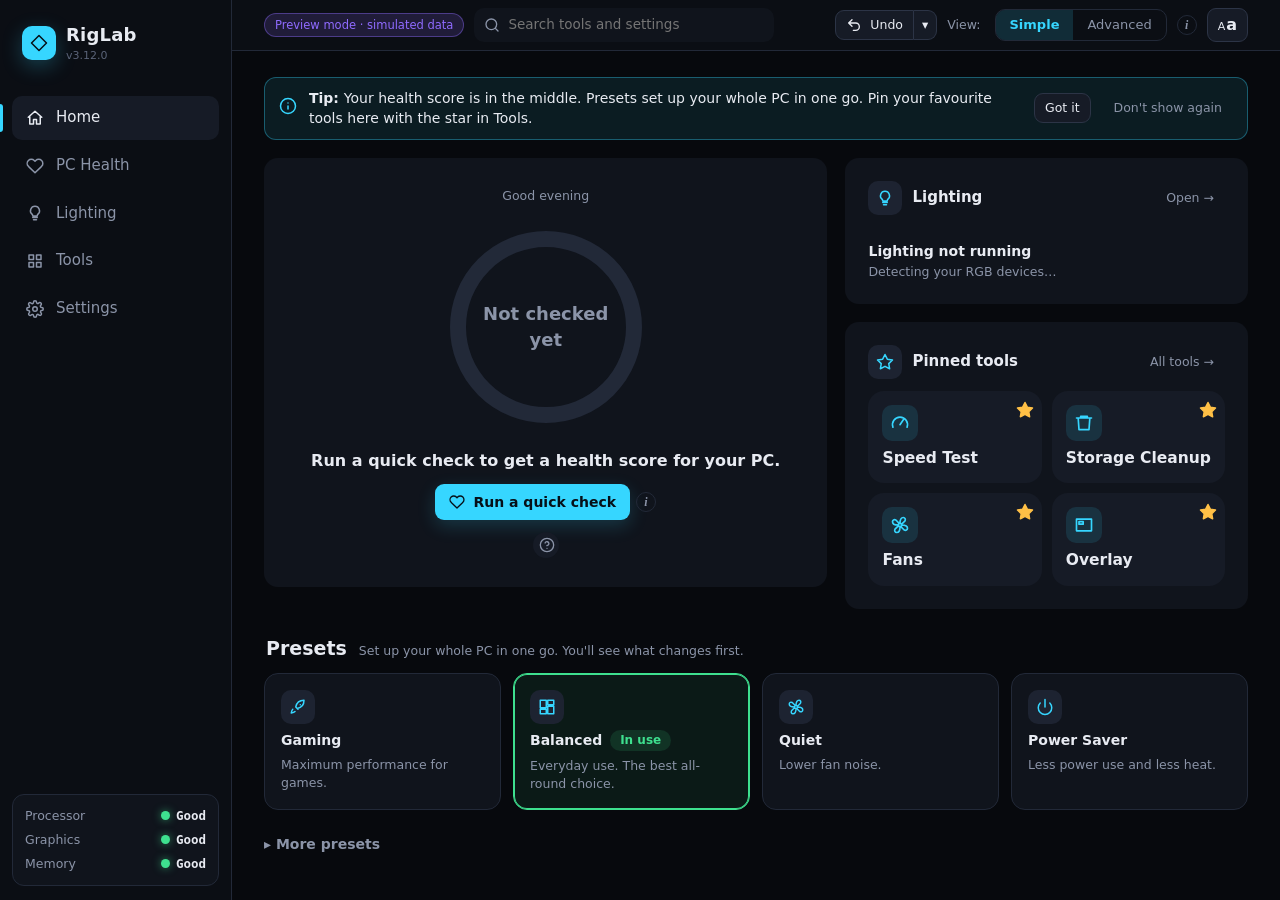
<file: riglab/web/index.html>
<!DOCTYPE html>
<html lang="en">
<head>
<meta charset="utf-8">
<meta name="viewport" content="width=device-width, initial-scale=1">
<title>RigLab</title>
<link rel="stylesheet" href="app.css">
<script>
/* apply the saved theme before anything is drawn (no flash of the wrong theme) */
try { const t = JSON.parse(localStorage.getItem("riglab.theme") || "{}"); const m = t.theme === "system" ? (matchMedia("(prefers-color-scheme: light)").matches ? "light" : "dark") : (t.theme || "dark");
  document.documentElement.dataset.theme = m; document.documentElement.dataset.accent = t.accent || "cyan";
  if (t.text_scale) document.documentElement.style.setProperty("--zoom", t.text_scale); } catch (e) { document.documentElement.dataset.theme = "dark"; }
</script>
</head>
<body>
<script src="js/ui.js"></script>
<script src="js/gauge.js"></script>
<script src="js/explain_data.js"></script>
<script src="js/features.js"></script>
<script src="js/simple.js"></script>
<script src="js/demo.js"></script>
<script src="js/app.js"></script>
<script src="js/pages_home.js"></script>
<script src="js/pages_monitor.js"></script>
<script src="js/pages_tests.js"></script>
<script src="js/fx.js"></script>
<script src="js/pages_lighting.js"></script>
<script src="js/ledmap.js"></script>
<script src="js/pages_cooling.js"></script>
<script src="js/pages_system.js"></script>
<script src="js/pages_gputune.js"></script>
<script src="js/pages_oc.js"></script>
<script src="js/pages_crash.js"></script>
<script src="js/pages_history.js"></script>
<script src="js/pages_extras.js"></script>
<script src="js/pages_net.js"></script>
<script src="js/pages_overlay.js"></script>
<script src="js/tour.js"></script>
</body>
</html>
</file>
<file: riglab/web/app.css>
/* RigLab interface. Colours live in variables: dark is the default, [data-theme=light] and [data-accent=…] re-theme everything. */
:root {
  --bg: #07090d;
  --bg-2: #0b0e14;
  --panel: #10141c;
  --panel-2: #161b26;
  --panel-3: #1d2331;
  --line: #222938;
  --line-2: #2c3446;
  --text: #e8ebf2;
  --muted: #8b94a8;
  --faint: #5a6378;
  --accent: #36d6ff;
  --accent-2: #8f6bff;
  --accent-grad: var(--accent);          /* 3.12: one accent colour per theme (no two-colour gradients) */
  --accent-rgb: 54, 214, 255;
  --accent-2-rgb: 143, 107, 255;
  --on-accent: #061018;
  --good-rgb: 62, 224, 143;
  --warn-rgb: 255, 192, 70;
  --bad-rgb: 255, 92, 108;
  --bad-text: #ffb3bb;
  --card-glow: 0 0 0 1px rgba(var(--accent-rgb), .25);
  color-scheme: dark;
  --good: #3ee08f;
  --warn: #ffc046;
  --bad: #ff5c6c;
  --radius: 14px;
  --radius-s: 9px;
  --shadow: 0 10px 30px rgba(0, 0, 0, .35);
  --font: "Segoe UI Variable Text", "Segoe UI", Inter, system-ui, sans-serif;
  --mono: "Cascadia Mono", Consolas, ui-monospace, monospace;
}

* { box-sizing: border-box; }
html, body { margin: 0; height: 100%; background: var(--bg); color: var(--text); font: 14px/1.45 var(--font);
  -webkit-font-smoothing: antialiased; overflow: hidden; user-select: none; }
button, input, select { font: inherit; color: inherit; }
::-webkit-scrollbar { width: 10px; height: 10px; }
::-webkit-scrollbar-thumb { background: var(--line-2); border-radius: 10px; border: 2px solid var(--bg); }
::-webkit-scrollbar-track { background: transparent; }

/* ---------------------------------------------------------------- shell */
.shell { display: grid; grid-template-columns: 232px 1fr; height: calc(100vh / var(--zoom, 1)); }
.sidebar { background: var(--bg-2); border-right: 1px solid var(--line); display: flex; flex-direction: column; overflow-y: auto; min-height: 0;
  padding: 18px 12px 14px; gap: 2px; }
.brand { display: flex; align-items: center; gap: 10px; padding: 4px 10px 20px; }
.brand-mark { width: 34px; height: 34px; border-radius: 10px; background: var(--accent-grad); display: grid;
  place-items: center; box-shadow: 0 6px 20px rgba(var(--accent-rgb), .25); }
.brand-mark svg { width: 18px; height: 18px; color: var(--on-accent); }
.brand-name { font-weight: 700; font-size: 18px; letter-spacing: .2px; }
.brand-ver { color: var(--faint); font-size: 11px; }
.nav-label { color: var(--faint); font-size: 11px; text-transform: uppercase; letter-spacing: 1.2px;
  padding: 14px 12px 6px; }
.nav { display: flex; align-items: center; gap: 12px; padding: 9px 12px; border-radius: 10px; cursor: pointer;
  color: var(--muted); transition: background .15s, color .15s; position: relative; }
.nav svg { width: 18px; height: 18px; flex: none; }
.nav:hover { background: var(--panel); color: var(--text); }
.nav.active { background: var(--panel-2); color: var(--text); }
.nav.active::before { content: ""; position: absolute; left: -12px; top: 8px; bottom: 8px; width: 3px;
  border-radius: 0 3px 3px 0; background: var(--accent-grad); }
.nav .dot { margin-left: auto; width: 8px; height: 8px; border-radius: 50%; background: var(--bad);
  box-shadow: 0 0 8px var(--bad); }
.side-foot { margin-top: auto; padding: 12px; border-radius: 12px; background: var(--panel); border: 1px solid var(--line);
  display: grid; gap: 6px; font-size: 12.5px; }
.side-foot .row { display: flex; justify-content: space-between; }
.side-foot .k { color: var(--muted); }
.side-foot .v { font-family: var(--mono); font-weight: 600; }

.content { display: flex; flex-direction: column; min-width: 0; height: calc(100vh / var(--zoom, 1)); }
.topbar { display: flex; align-items: center; gap: 10px; padding: 8px 32px; border-bottom: 1px solid var(--line); background: var(--bg-2); flex: none; min-height: 48px; }
.topbar .demo-tag { position: static; }
.seg.seg-sm button { padding: 6px 14px; font-size: 13px; }
.main { overflow-y: auto; overflow-x: hidden; flex: 1; min-height: 0; }
.page { padding: 26px 32px 40px; max-width: 1500px; margin: 0 auto; animation: fade .25s ease; }
@keyframes fade { from { opacity: 0; transform: translateY(6px); } to { opacity: 1; transform: none; } }
.page-head { display: flex; align-items: flex-end; gap: 16px; margin-bottom: 20px; flex-wrap: wrap; }
.page-head h1 { margin: 0; font-size: 26px; font-weight: 700; letter-spacing: -.2px; }
.page-head p { margin: 4px 0 0; color: var(--muted); max-width: 760px; }
.page-head .actions { margin-left: auto; display: flex; gap: 8px; flex-wrap: wrap; justify-content: flex-end; }

/* ---------------------------------------------------------------- layout helpers */
.grid { display: grid; gap: 16px; }
.g2 { grid-template-columns: repeat(2, minmax(0, 1fr)); }
.g3 { grid-template-columns: repeat(3, minmax(0, 1fr)); }
.g4 { grid-template-columns: repeat(4, minmax(0, 1fr)); }
.row { display: flex; align-items: center; gap: 10px; }
.row.wrap { flex-wrap: wrap; }
.spacer { flex: 1; }
.stack { display: grid; gap: 10px; }
.mt { margin-top: 16px; }
.muted { color: var(--muted); }
.faint { color: var(--faint); }
.small { font-size: 12.5px; }
.mono { font-family: var(--mono); }
.hide { display: none !important; }

/* ---------------------------------------------------------------- cards */
.card { background: var(--panel); border: 1px solid transparent; border-radius: var(--radius); padding: 22px; position: relative; }
.card.flush { padding: 0; overflow: hidden; }
.card h3 { margin: 0 0 4px; font-size: 15px; font-weight: 650; display: flex; align-items: center; gap: 8px; }
.card h3 svg { width: 16px; height: 16px; color: var(--accent); }
.card .sub { color: var(--muted); font-size: 12.5px; margin-bottom: 12px; }
.card-head { display: flex; align-items: center; gap: 10px; margin-bottom: 12px; }
.card-head h3 { margin: 0; }
.card-head .spacer + * { margin-left: auto; }
.glow { box-shadow: 0 0 0 1px rgba(var(--accent-rgb), .25), 0 10px 40px rgba(var(--accent-rgb), .08); }

/* ---------------------------------------------------------------- buttons & inputs */
.btn { display: inline-flex; align-items: center; gap: 8px; padding: 8px 14px; border-radius: var(--radius-s);
  background: var(--panel-2); border: 1px solid var(--line-2); cursor: pointer; transition: .15s; white-space: nowrap; }
.btn:hover { border-color: var(--accent); background: var(--panel-3); }
.btn:disabled { opacity: .45; pointer-events: none; }
.btn svg { width: 16px; height: 16px; }
.btn.primary { background: var(--accent-grad); color: var(--on-accent); border: none; font-weight: 650;
  box-shadow: 0 6px 18px rgba(var(--accent-rgb), .18); }
.btn.primary:hover { filter: brightness(1.08); }
.btn.danger { background: rgba(var(--bad-rgb), .12); border-color: rgba(var(--bad-rgb), .4); color: var(--bad-text); }
.btn.ghost { background: transparent; border-color: transparent; color: var(--muted); }
.btn.ghost:hover { color: var(--text); background: var(--panel-2); }
.btn.big { padding: 12px 22px; font-size: 15px; border-radius: 12px; }
.btn.sm { padding: 5px 10px; font-size: 12.5px; }

input[type=text], input[type=number], select { background: var(--bg-2); border: 1px solid var(--line-2);
  border-radius: var(--radius-s); padding: 8px 10px; outline: none; min-width: 0; }
input[type=text]:focus, input[type=number]:focus, select:focus { border-color: var(--accent); }
select option { background: var(--panel-2); }
.search { position: relative; flex: 1; }
.search input { width: 100%; padding-left: 34px; }
.search svg { position: absolute; left: 10px; top: 50%; translate: 0 -50%; width: 16px; color: var(--faint); }

/* toggle switch */
.switch { position: relative; width: 40px; height: 22px; flex: none; cursor: pointer; }
.switch input { display: none; }
.switch span { position: absolute; inset: 0; border-radius: 22px; background: var(--line-2); transition: .2s; }
.switch span::after { content: ""; position: absolute; width: 16px; height: 16px; left: 3px; top: 3px; border-radius: 50%;
  background: #fff; transition: .2s; }
.switch input:checked + span { background: var(--accent); }
.switch input:checked + span::after { transform: translateX(18px); }
.switch input:disabled + span { opacity: .4; }

/* range slider */
input[type=range] { -webkit-appearance: none; appearance: none; width: 100%; height: 6px; border-radius: 6px;
  background: var(--line-2); outline: none; cursor: pointer; }
input[type=range]::-webkit-slider-thumb { -webkit-appearance: none; width: 18px; height: 18px; border-radius: 50%;
  background: #fff; border: 3px solid var(--accent); box-shadow: 0 2px 8px rgba(0,0,0,.4); }
.slider-row { display: grid; grid-template-columns: 90px 1fr 52px; align-items: center; gap: 12px; }
.slider-row .val { text-align: right; font-family: var(--mono); color: var(--muted); }

/* chips / segmented */
.chips { display: flex; gap: 6px; flex-wrap: wrap; }
.chip { padding: 5px 12px; border-radius: 20px; border: 1px solid var(--line-2); color: var(--muted); cursor: pointer;
  font-size: 12.5px; transition: .15s; }
.chip:hover { color: var(--text); }
.chip.on { background: rgba(var(--accent-rgb), .12); border-color: var(--accent); color: var(--text); }
.pill { white-space: nowrap; display: inline-flex; align-items: center; gap: 6px; padding: 2px 10px; border-radius: 20px; font-size: 12px;
  font-weight: 600; background: var(--panel-3); color: var(--muted); }
.pill.good { background: rgba(var(--good-rgb), .12); color: var(--good); }
.pill.warn { background: rgba(var(--warn-rgb), .12); color: var(--warn); }
.pill.bad { background: rgba(var(--bad-rgb), .12); color: var(--bad); }
.pill.info { background: rgba(var(--accent-rgb), .12); color: var(--accent); }

/* banners */
.banner { display: flex; align-items: center; gap: 14px; padding: 12px 16px; border-radius: 12px; margin-bottom: 16px;
  background: rgba(var(--warn-rgb), .08); border: 1px solid rgba(var(--warn-rgb), .3); }
.banner.bad { background: rgba(var(--bad-rgb), .08); border-color: rgba(var(--bad-rgb), .35); }
.banner.info { background: rgba(var(--accent-rgb), .06); border-color: rgba(var(--accent-rgb), .25); }
.banner.warn { background: rgba(var(--warn-rgb), .08); border-color: rgba(var(--warn-rgb), .35); }
.banner.warn > svg { color: var(--warn); }
.banner.good { background: rgba(var(--good-rgb), .07); border-color: rgba(var(--good-rgb), .3); }
.banner.good > svg { color: var(--good); }
.banner.bad > svg { color: var(--bad); }
.banner svg { width: 20px; height: 20px; flex: none; }
.banner .txt { flex: 1; }
.banner b { font-weight: 650; }

/* ---------------------------------------------------------------- dashboard */
.hero { display: grid; grid-template-columns: 170px 1fr; gap: 18px; align-items: center; }
.hero-name { font-size: 12.5px; color: var(--muted); margin-bottom: 10px; white-space: nowrap; overflow: hidden;
  text-overflow: ellipsis; }
.kv3 { display: grid; grid-template-columns: repeat(3, 1fr); gap: 10px; margin-bottom: 10px; }
.kv { background: var(--bg-2); border: 1px solid var(--line); border-radius: 10px; padding: 9px 12px; }
.kv .k { font-size: 11.5px; color: var(--muted); text-transform: uppercase; letter-spacing: .6px; }
.kv .v { font-size: 19px; font-weight: 650; font-family: var(--mono); margin-top: 2px; white-space: nowrap; }
.kv .v small { font-size: 12px; color: var(--muted); font-weight: 500; margin-left: 2px; }
canvas.spark { width: 100%; height: 54px; display: block; }
canvas.chart { width: 100%; display: block; }
.bar { height: 10px; border-radius: 10px; background: var(--bg-2); overflow: hidden; border: 1px solid var(--line); }
.bar > i { display: block; height: 100%; border-radius: 10px; background: var(--accent-grad); transition: width .6s; }
.stat-big { font-size: 28px; font-weight: 700; font-family: var(--mono); letter-spacing: -.5px; }
.quick { display: grid; grid-template-columns: repeat(auto-fit, minmax(min(100%, 200px), 1fr)); gap: 10px; }
.quick .act { min-width: 0; } .quick .act .btn { flex: 1; min-width: 0; }
.quick .btn { justify-content: flex-start; padding: 12px 14px; }
.fanmini { display: grid; gap: 8px; }
.fanmini .r { display: grid; grid-template-columns: 1fr 70px 46px; gap: 10px; align-items: center; font-size: 13px; }
.fanmini .r .bar { height: 6px; }

/* ---------------------------------------------------------------- tables */
table.t { width: 100%; border-collapse: collapse; }
table.t th { text-align: left; font-size: 11.5px; color: var(--faint); text-transform: uppercase; letter-spacing: .7px;
  font-weight: 600; padding: 8px 12px; border-bottom: 1px solid var(--line); position: sticky; top: 0; background: var(--panel); z-index: 1; }
table.t td { padding: 8px 12px; border-bottom: 1px solid rgba(34, 41, 56, .6); }
table.t tr.click { cursor: pointer; }
table.t tr.click:hover td { background: var(--panel-2); }
table.t tr.sel td { background: rgba(var(--accent-rgb), .07); }
table.t td.num { font-family: var(--mono); text-align: right; white-space: nowrap; }
table.t tr.group td { background: var(--bg-2); font-weight: 650; color: var(--text); padding-top: 12px; font-size: 13px; }
table.t tr.sub td { color: var(--faint); font-size: 11.5px; text-transform: uppercase; letter-spacing: .7px; padding: 8px 12px 4px; border: none; }

.split { display: grid; grid-template-columns: minmax(0, 1.5fr) minmax(320px, 1fr); gap: 16px; align-items: start; }
.scroll-box { max-height: calc(100vh - 220px); overflow: auto; }
.sticky { position: sticky; top: 0; }

/* hardware */
.spec { display: grid; grid-template-columns: 150px 1fr; gap: 6px 14px; font-size: 13.5px; }
.spec .k { color: var(--muted); }
.spec .v { word-break: break-word; user-select: text; }
.spec-sep { grid-column: 1 / -1; height: 1px; background: var(--line); margin: 6px 0; }
.icon-badge { width: 34px; height: 34px; border-radius: 10px; display: grid; place-items: center; background: var(--panel-3); flex: none; }
.icon-badge svg { width: 18px; height: 18px; color: var(--accent); }

/* ---------------------------------------------------------------- benchmark / stress */
.test-cards { display: grid; grid-template-columns: repeat(auto-fit, minmax(min(100%, 170px), 1fr)); gap: 12px; }
.test-card { border: 1px solid var(--line-2); border-radius: 12px; padding: 14px; cursor: pointer; background: var(--bg-2);
  transition: .15s; display: grid; gap: 6px; }
.test-card:hover { border-color: var(--muted); }
.test-card.on { border-color: var(--accent); background: rgba(var(--accent-rgb), .06); }
.test-card .top { display: flex; align-items: center; gap: 10px; }
.test-card .check { margin-left: auto; width: 20px; height: 20px; border-radius: 6px; border: 2px solid var(--line-2); display: grid; place-items: center; }
.test-card.on .check { background: var(--accent); border-color: var(--accent); }
.test-card.on .check::after { content: ""; width: 9px; height: 5px; border: 2.5px solid var(--on-accent); border-top: 0; border-right: 0; transform: rotate(-45deg) translate(1px, -1px); }
.progress { height: 8px; border-radius: 8px; background: var(--bg-2); overflow: hidden; }
.progress > i { display: block; height: 100%; width: 0; background: var(--accent-grad); transition: width .4s; }
.delta.up { color: var(--good); } .delta.down { color: var(--bad); }
.verdict { display: flex; gap: 16px; align-items: center; padding: 18px; border-radius: 14px; }
.verdict .big { font-size: 22px; font-weight: 750; }
.verdict.pass { background: rgba(var(--good-rgb), .08); border: 1px solid rgba(var(--good-rgb), .35); }
.verdict.warn { background: rgba(var(--warn-rgb), .08); border: 1px solid rgba(var(--warn-rgb), .35); }
.verdict.fail { background: rgba(var(--bad-rgb), .08); border: 1px solid rgba(var(--bad-rgb), .35); }
.legend { display: flex; gap: 16px; font-size: 12.5px; color: var(--muted); }
.legend i { display: inline-block; width: 12px; height: 3px; border-radius: 2px; margin-right: 6px; vertical-align: middle; }

/* ---------------------------------------------------------------- lighting */
.light-layout { display: grid; grid-template-columns: 290px minmax(0, 1fr) 320px; gap: 16px; align-items: start; }
.dev { display: grid; grid-template-columns: 34px 1fr auto; gap: 10px; align-items: center; padding: 10px; border-radius: 12px;
  border: 1px solid transparent; cursor: pointer; transition: .15s; }
.dev:hover { background: var(--panel-2); }
.dev.sel { border-color: var(--line-2); background: var(--panel-2); }
.dev .name { font-weight: 600; font-size: 13px; line-height: 1.25; }
.dev .meta { font-size: 11.5px; color: var(--muted); }
.dev canvas { grid-column: 2 / 4; width: 100%; height: 8px; border-radius: 4px; }
.dev .switch { transform: scale(.85); }
.stage { border-radius: var(--radius); padding: 22px; background: radial-gradient(ellipse at 50% 120%, rgba(143,107,255,.12), transparent 60%), var(--panel); border: 1px solid var(--line); }
.stage canvas { width: 100%; height: 70px; display: block; border-radius: 10px; }
.stage-title { display: flex; align-items: baseline; gap: 10px; margin-bottom: 14px; }
.stage-title .eff { font-size: 22px; font-weight: 700; }
.effects { display: grid; grid-template-columns: repeat(auto-fill, minmax(138px, 1fr)); gap: 10px; }
.eff-group { grid-column: 1 / -1; margin: 6px 0 -2px; font-size: 13px; }
.eff-group:first-child { margin-top: 0; }
.eff-card { border: 1px solid var(--line); border-radius: 12px; padding: 10px; cursor: pointer; background: var(--bg-2); transition: .15s; }
.eff-card:hover { border-color: var(--line-2); transform: translateY(-2px); }
.eff-card.on { border-color: var(--accent); box-shadow: 0 0 0 1px var(--accent), 0 8px 24px rgba(var(--accent-rgb), .12); }
.eff-card canvas { width: 100%; height: 44px; border-radius: 8px; display: block; background: #000; }
.eff-card .n { font-weight: 600; font-size: 13px; margin-top: 8px; }
.eff-card .d { font-size: 11.5px; color: var(--muted); line-height: 1.3; }
.wheel-wrap { display: grid; place-items: center; padding: 6px 0 12px; }
.wheel { position: relative; width: 236px; height: 236px; cursor: crosshair; }
.wheel canvas { width: 236px; height: 236px; border-radius: 50%; }
.wheel .knob { position: absolute; width: 22px; height: 22px; border-radius: 50%; border: 3px solid #fff;
  box-shadow: 0 0 0 1px rgba(0,0,0,.4), 0 3px 10px rgba(0,0,0,.5); translate: -50% -50%; pointer-events: none; }
.swatches { display: grid; grid-template-columns: repeat(8, 1fr); gap: 8px; }
.sw { aspect-ratio: 1; border-radius: 8px; cursor: pointer; border: 2px solid transparent; transition: .12s; }
.sw:hover { transform: scale(1.1); }
.sw.on { border-color: #fff; }
.color-tabs { display: grid; grid-template-columns: 1fr 1fr; gap: 6px; background: var(--bg-2); padding: 4px; border-radius: 10px; margin-bottom: 10px; }
.color-tabs div { display: flex; align-items: center; justify-content: center; gap: 8px; padding: 6px; border-radius: 7px; cursor: pointer; color: var(--muted); font-size: 13px; }
.color-tabs div.on { background: var(--panel-3); color: var(--text); }
.color-tabs i { width: 14px; height: 14px; border-radius: 4px; display: inline-block; }
.hexrow { display: grid; grid-template-columns: 42px 1fr; gap: 10px; align-items: center; }
.hexrow .cur { height: 38px; border-radius: 9px; border: 1px solid var(--line-2); }
.hexrow input { font-family: var(--mono); text-transform: uppercase; }

/* ---------------------------------------------------------------- cooling */
.fan-list { display: grid; gap: 8px; }
.fan-item { display: grid; grid-template-columns: 38px 1fr auto; gap: 12px; align-items: center; padding: 12px; border-radius: 12px;
  border: 1px solid var(--line); background: var(--bg-2); cursor: pointer; transition: .15s; }
.fan-item:hover { border-color: var(--line-2); }
.fan-item.sel { border-color: var(--accent); background: rgba(var(--accent-rgb), .05); }
.fan-item .spin { width: 30px; height: 30px; color: var(--accent); }
.fan-item .spin.go { animation: spin linear infinite; }
@keyframes spin { to { transform: rotate(360deg); } }
.fan-item .rpm { font-family: var(--mono); font-weight: 650; text-align: right; }
.curve-box { position: relative; }
.curve-box canvas { width: 100%; height: 300px; display: block; cursor: grab; }

/* ---------------------------------------------------------------- tweaks / settings / health */
.opt { display: grid; grid-template-columns: 1fr auto; gap: 14px; align-items: center; padding: 14px 0; border-bottom: 1px solid var(--line); }
.opt:last-child { border-bottom: 0; padding-bottom: 0; }
.opt:first-of-type { padding-top: 4px; }
.opt .t { font-weight: 600; }
.opt .d { color: var(--muted); font-size: 12.5px; margin-top: 2px; }
.plans { display: grid; grid-template-columns: repeat(auto-fill, minmax(180px, 1fr)); gap: 10px; }
.plan { padding: 12px 14px; border: 1px solid var(--line-2); border-radius: 12px; cursor: pointer; background: var(--bg-2); }
.plan.on { border-color: var(--accent); background: rgba(var(--accent-rgb), .06); }
.plan .n { font-weight: 600; }
.check-item { display: grid; grid-template-columns: 34px 1fr auto; gap: 14px; align-items: center; padding: 14px 0; border-bottom: 1px solid var(--line); }
.check-item:last-child { border: 0; }
.st { width: 30px; height: 30px; border-radius: 50%; display: grid; place-items: center; }
.st svg { width: 16px; height: 16px; }
.st.ok { background: rgba(var(--good-rgb), .14); color: var(--good); }
.st.bad { background: rgba(var(--bad-rgb), .14); color: var(--bad); }
.st.na { background: var(--panel-3); color: var(--muted); }

/* ---------------------------------------------------------------- toast & misc */
.toasts { position: fixed; right: 20px; bottom: 20px; display: grid; gap: 8px; z-index: 50; }
.toast { background: var(--panel-3); border: 1px solid var(--line-2); border-radius: 12px; padding: 11px 16px; box-shadow: var(--shadow);
  max-width: 380px; animation: fade .2s; }
.toast.bad { border-color: rgba(var(--bad-rgb), .5); }
.empty { text-align: center; padding: 34px 20px; color: var(--muted); }
.empty svg { width: 34px; height: 34px; color: var(--faint); margin-bottom: 8px; }
.spinner { width: 18px; height: 18px; border: 2.5px solid var(--line-2); border-top-color: var(--accent); border-radius: 50%; animation: spin .8s linear infinite; display: inline-block; }
.demo-tag { position: fixed; top: 10px; right: 14px; z-index: 60; font-size: 11.5px; padding: 3px 10px; border-radius: 20px;
  background: rgba(var(--accent-2-rgb), .16); color: var(--accent-2); border: 1px solid rgba(var(--accent-2-rgb), .4); }

@media (max-width: 1250px) {
  .light-layout { grid-template-columns: 260px 1fr; }
  .light-layout > :last-child { grid-column: 1 / -1; }
  .g4 { grid-template-columns: repeat(2, 1fr); }
  .test-cards { grid-template-columns: repeat(2, 1fr); }
}

pre.log { background: var(--bg); border: 1px solid var(--line); border-radius: 9px; padding: 10px 12px; margin: 8px 0 0;
  font: 12px/1.5 var(--mono); color: var(--muted); max-height: 220px; overflow: auto; white-space: pre-wrap; user-select: text; }
details summary { list-style: none; } details summary::before { content: '▸ '; } details[open] summary::before { content: '▾ '; }
.light-layout > *, .light-layout .stack > *, .dev > * { min-width: 0; }
.dev .name { overflow-wrap: anywhere; }

/* ---- live GPU tuning ---- */
.gt-row { padding: 12px 0; border-bottom: 1px solid var(--line); }
.gt-row:last-child { border-bottom: none; }
.gt-row.changed { background: linear-gradient(90deg, rgba(var(--accent-rgb), .07), transparent 70%); margin: 0 -16px; padding: 12px 16px; }
.gt-head { display: flex; align-items: baseline; gap: 10px; margin-bottom: 8px; }
.gt-head label { font-weight: 650; font-size: 14px; }
.gt-delta { font-family: var(--mono); font-size: 12px; color: var(--accent); }
.gt-ctl { display: grid; grid-template-columns: 40px 1fr 40px 92px 34px auto; gap: 8px; align-items: center; }
.gt-step { width: 40px; height: 40px; padding: 0; justify-content: center; font-size: 20px; line-height: 1; }
.gt-track { position: relative; }
.gt-track input[type=range] { height: 8px; }
.gt-track input[type=range]::-webkit-slider-thumb { width: 24px; height: 24px; }
.gt-track input[type=range]:focus-visible { outline: 2px solid var(--accent); outline-offset: 6px; }
.gt-stock { position: absolute; top: -9px; width: 2px; height: 26px; background: var(--warn); border-radius: 2px; pointer-events: none; transform: translateX(-1px); opacity: .8; }
.gt-num { width: 92px; font-family: var(--mono); text-align: right; padding: 8px; }
.gt-unit { color: var(--muted); font-size: 12px; }
.gt-help { margin-top: 6px; line-height: 1.6; }
.gt-live { display: grid; grid-template-columns: repeat(auto-fill, minmax(110px, 1fr)); gap: 10px; }
.gt-metric { background: var(--panel-2); border-radius: 10px; padding: 10px 12px; }
.gt-metric .stat-big { font-size: 22px; }
.gt-metric small { font-size: 11px; color: var(--muted); }
.btn:focus-visible, select:focus-visible, input:focus-visible { outline: 2px solid var(--accent); outline-offset: 2px; }
.gt-setup-row { display: grid; grid-template-columns: 30px minmax(0, 1fr) auto; gap: 12px; align-items: center; padding: 10px 0; border-bottom: 1px solid var(--line); }
.gt-setup-row:first-of-type { margin-top: 10px; }
.gt-setup-row:last-of-type { border-bottom: none; }
.gt-inline { margin-top: 16px; padding: 4px 16px 12px; background: var(--bg-2); border: 1px solid var(--line); border-radius: 12px; }

/* ================================================================ themes */
[data-theme="light"] {
  --bg: #eef1f6; --bg-2: #f7f8fb; --panel: #ffffff; --panel-2: #f2f4f8; --panel-3: #e7ebf2;
  --line: #dde2ea; --line-2: #c9d0dc; --text: #151a24; --muted: #5b6577; --faint: #8a93a5;
  --good: #0f9655; --warn: #c27c00; --bad: #d93348; --good-rgb: 15, 150, 85; --warn-rgb: 194, 124, 0; --bad-rgb: 217, 51, 72;
  --bad-text: #b3182d; --shadow: 0 8px 24px rgba(20, 30, 50, .08); color-scheme: light;
  --accent: #007ea8; --accent-rgb: 0, 126, 168; --accent-2: #6b47e8; --accent-2-rgb: 107, 71, 232; --on-accent: #fff;
}
[data-theme="light"] .card { box-shadow: 0 1px 2px rgba(20, 30, 50, .05); }
/* Palette themes. Each sets backgrounds, text, its own accent (used when the accent is "Theme") and status colours.
   Palettes are MIT-licensed (credited in Settings > About). Status colours were adjusted where needed so green /
   yellow / red stay readable: tests/test_themes.py checks contrast for every theme. To add a theme: copy a block,
   give it a new name, and add it to THEMES in web/js/app.js. */
[data-theme="dracula"] {
  --bg: #1e1f29; --bg-2: #21222c; --panel: #282a36; --panel-2: #303241; --panel-3: #3a3c4e; --line: #3d4052; --line-2: #565a73;
  --text: #f8f8f2; --muted: #b6bad3; --faint: #8187a6;
  --accent: #bd93f9; --accent-2: #ff79c6; --accent-rgb: 189, 147, 249; --accent-2-rgb: 255, 121, 198; --on-accent: #1e1f29;
  --good: #50fa7b; --warn: #f1fa8c; --bad: #ff6e6e; --good-rgb: 80, 250, 123; --warn-rgb: 241, 250, 140; --bad-rgb: 255, 110, 110; --bad-text: #ffb3b3;
}
[data-theme="nord"] {
  --bg: #242933; --bg-2: #2e3440; --panel: #3b4252; --panel-2: #434c5e; --panel-3: #4c566a; --line: #4c566a; --line-2: #5e6a82;
  --text: #eceff4; --muted: #d0d6e0; --faint: #9aa4b8;
  --accent: #88c0d0; --accent-2: #81a1c1; --accent-rgb: 136, 192, 208; --accent-2-rgb: 129, 161, 193; --on-accent: #2e3440;
  --good: #a3be8c; --warn: #ebcb8b; --bad: #e08890; --good-rgb: 163, 190, 140; --warn-rgb: 235, 203, 139; --bad-rgb: 224, 136, 144; --bad-text: #f2c4c8;
}
[data-theme="catppuccin"] {
  --bg: #11111b; --bg-2: #181825; --panel: #1e1e2e; --panel-2: #29293c; --panel-3: #313244; --line: #313244; --line-2: #45475a;
  --text: #cdd6f4; --muted: #a6adc8; --faint: #7f849c;
  --accent: #cba6f7; --accent-2: #89b4fa; --accent-rgb: 203, 166, 247; --accent-2-rgb: 137, 180, 250; --on-accent: #11111b;
  --good: #a6e3a1; --warn: #f9e2af; --bad: #f38ba8; --good-rgb: 166, 227, 161; --warn-rgb: 249, 226, 175; --bad-rgb: 243, 139, 168; --bad-text: #f7b8c9;
}
[data-theme="gruvbox"] {
  --bg: #1d2021; --bg-2: #1d2021; --panel: #282828; --panel-2: #32302f; --panel-3: #3c3836; --line: #3c3836; --line-2: #504945;
  --text: #ebdbb2; --muted: #c9b99a; --faint: #928374;
  --accent: #83a598; --accent-2: #d3869b; --accent-rgb: 131, 165, 152; --accent-2-rgb: 211, 134, 155; --on-accent: #1d2021;
  --good: #b8bb26; --warn: #fabd2f; --bad: #fb4934; --good-rgb: 184, 187, 38; --warn-rgb: 250, 189, 47; --bad-rgb: 251, 73, 52; --bad-text: #fca092;
}
[data-theme="solarized"] {
  --bg: #00212b; --bg-2: #002b36; --panel: #073642; --panel-2: #0b3e4b; --panel-3: #104754; --line: #124a58; --line-2: #2a5f6c;
  --text: #eee8d5; --muted: #a9b7b7; --faint: #7d9196;
  --accent: #2aa198; --accent-2: #6c71c4; --accent-rgb: 42, 161, 152; --accent-2-rgb: 108, 113, 196; --on-accent: #002b36;
  --good: #a3b818; --warn: #d9a514; --bad: #f2645f; --good-rgb: 163, 184, 24; --warn-rgb: 217, 165, 20; --bad-rgb: 242, 100, 95; --bad-text: #f9b1ae;
}
[data-theme="tokyo"] {
  --bg: #13131a; --bg-2: #16161e; --panel: #1a1b26; --panel-2: #222436; --panel-3: #292e42; --line: #292e42; --line-2: #3b4261;
  --text: #c0caf5; --muted: #a9b1d6; --faint: #737aa2;
  --accent: #7aa2f7; --accent-2: #bb9af7; --accent-rgb: 122, 162, 247; --accent-2-rgb: 187, 154, 247; --on-accent: #13131a;
  --good: #9ece6a; --warn: #e0af68; --bad: #f7768e; --good-rgb: 158, 206, 106; --warn-rgb: 224, 175, 104; --bad-rgb: 247, 118, 142; --bad-text: #fbb4c1;
}
[data-theme="onedark"] {
  --bg: #1b1d23; --bg-2: #21252b; --panel: #282c34; --panel-2: #2c313a; --panel-3: #333842; --line: #3b4048; --line-2: #4b5263;
  --text: #d7dae0; --muted: #aab1be; --faint: #7f8794;
  --accent: #61afef; --accent-2: #c678dd; --accent-rgb: 97, 175, 239; --accent-2-rgb: 198, 120, 221; --on-accent: #1b1d23;
  --good: #98c379; --warn: #e5c07b; --bad: #ef7a83; --good-rgb: 152, 195, 121; --warn-rgb: 229, 192, 123; --bad-rgb: 239, 122, 131; --bad-text: #f6b9be;
}
[data-theme="contrast"] {
  --bg: #000000; --bg-2: #000000; --panel: #000000; --panel-2: #111111; --panel-3: #1c1c1c; --line: #9a9a9a; --line-2: #d0d0d0;
  --text: #ffffff; --muted: #e6e6e6; --faint: #c2c2c2;
  --accent: #00e5ff; --accent-2: #ffffff; --accent-rgb: 0, 229, 255; --accent-2-rgb: 255, 255, 255; --on-accent: #000000;
  --good: #3cff6e; --warn: #ffe600; --bad: #ff6b6b; --good-rgb: 60, 255, 110; --warn-rgb: 255, 230, 0; --bad-rgb: 255, 107, 107; --bad-text: #ffc2c2;
  --shadow: none; --card-glow: 0 0 0 2px var(--accent);
}
[data-theme="contrast"] .card, [data-theme="contrast"] .btn, [data-theme="contrast"] .preset, [data-theme="contrast"] .home-tile { border-width: 2px; }
[data-theme="contrast"] :focus-visible { outline: 3px solid var(--accent) !important; outline-offset: 2px; }

[data-theme="light"] ::-webkit-scrollbar-thumb { border-color: var(--bg); }
[data-accent="cyan"]    { --accent: #36d6ff; --accent-2: #8f6bff; --accent-rgb: 54, 214, 255; --accent-2-rgb: 143, 107, 255; --on-accent: #061018; }
[data-accent="violet"]  { --accent: #a37bff; --accent-2: #ff5fb8; --accent-rgb: 163, 123, 255; --accent-2-rgb: 255, 95, 184; --on-accent: #12051f; }
[data-accent="emerald"] { --accent: #2fe0a0; --accent-2: #2fb5ff; --accent-rgb: 47, 224, 160; --accent-2-rgb: 47, 181, 255; --on-accent: #03140d; }
[data-accent="amber"]   { --accent: #ffb636; --accent-2: #ff6b3d; --accent-rgb: 255, 182, 54; --accent-2-rgb: 255, 107, 61; --on-accent: #1a0e00; }
[data-accent="crimson"] { --accent: #ff4d6d; --accent-2: #ff9a3d; --accent-rgb: 255, 77, 109; --accent-2-rgb: 255, 154, 61; --on-accent: #1a0308; }
[data-accent="ocean"]   { --accent: #4d8dff; --accent-2: #36d6ff; --accent-rgb: 77, 141, 255; --accent-2-rgb: 54, 214, 255; --on-accent: #030b1a; }
[data-accent="mono"]    { --accent: #c7cedb; --accent-2: #7d8799; --accent-rgb: 199, 206, 219; --accent-2-rgb: 125, 135, 153; --on-accent: #0b0e14; }
[data-theme="light"][data-accent="cyan"]    { --accent: #007ea8; --accent-rgb: 0, 126, 168; --accent-2: #6b47e8; --accent-2-rgb: 107, 71, 232; --on-accent: #fff; }
[data-theme="light"][data-accent="violet"]  { --accent: #7c4dff; --accent-rgb: 124, 77, 255; --accent-2: #e0389a; --on-accent: #fff; }
[data-theme="light"][data-accent="emerald"] { --accent: #0f9f6e; --accent-rgb: 15, 159, 110; --accent-2: #0b84c6; --on-accent: #fff; }
[data-theme="light"][data-accent="amber"]   { --accent: #d98400; --accent-rgb: 217, 132, 0; --accent-2: #e2531f; --on-accent: #fff; }
[data-theme="light"][data-accent="crimson"] { --accent: #d92b4b; --accent-rgb: 217, 43, 75; --accent-2: #e07a14; --on-accent: #fff; }
[data-theme="light"][data-accent="ocean"]   { --accent: #2563eb; --accent-rgb: 37, 99, 235; --accent-2: #0891b2; --on-accent: #fff; }
[data-theme="light"][data-accent="mono"]    { --accent: #2b3240; --accent-rgb: 43, 50, 64; --accent-2: #6b7385; --on-accent: #fff; }
.theme-swatch { width: 54px; height: 54px; border-radius: 14px; cursor: pointer; border: 2px solid var(--line); display: grid; place-items: center; position: relative; }
.theme-swatch.on { border-color: var(--text); box-shadow: 0 0 0 3px rgba(var(--accent-rgb), .25); }
.theme-mode { flex: 1; min-width: 120px; padding: 14px; border-radius: 12px; border: 2px solid var(--line); cursor: pointer; background: var(--panel-2); text-align: center; }
.theme-mode.on { border-color: var(--accent); }
.theme-mode .pv { height: 46px; border-radius: 8px; margin-bottom: 8px; border: 1px solid var(--line-2); }
/* ---------------------------------------------------------------- home */
.home-hero { display: grid; grid-template-columns: minmax(0, 1fr) minmax(320px, 460px); gap: 24px; align-items: center; padding: 26px 28px;
  border-radius: 18px; border: 1px solid var(--line); margin-bottom: 22px;
  background: radial-gradient(120% 140% at 0% 0%, rgba(var(--accent-rgb), .16), transparent 55%), radial-gradient(120% 140% at 100% 100%, rgba(var(--accent-2-rgb), .14), transparent 55%), var(--panel); }
.home-title { font-size: 30px; margin: 4px 0 6px; letter-spacing: -.02em; }
.home-gauges { display: grid; grid-template-columns: repeat(3, 1fr); gap: 10px; }
.home-gauge { background: var(--panel-2); border: 1px solid var(--line); border-radius: 12px; padding: 10px 12px; }
.home-gauge .stat-big { font-size: 22px; }
.home-gauge .bar { margin-top: 6px; height: 4px; }
.home-grid { display: grid; grid-template-columns: minmax(0, 1fr) 340px; gap: 20px; align-items: start; }
.home-tiles { display: grid; grid-template-columns: repeat(auto-fill, minmax(250px, 1fr)); gap: 12px; }
.home-tile { display: grid; grid-template-columns: auto minmax(0, 1fr); gap: 12px; padding: 16px; border-radius: 14px; background: var(--panel);
  border: 1px solid var(--line); cursor: pointer; transition: .15s; }
.home-tile:hover, .home-tile:focus-visible { border-color: rgba(var(--accent-rgb), .6); transform: translateY(-1px); box-shadow: var(--shadow); outline: none; }
.home-tile b { display: block; margin-bottom: 2px; }
.home-tile-status { margin-top: 8px; font-size: 12px; color: var(--muted); font-family: var(--mono); }
.home-tile-status:empty { display: none; }
.home-tile-status.good { color: var(--good); } .home-tile-status.warn { color: var(--warn); } .home-tile-status.bad { color: var(--bad); }
.home-kpis { display: grid; grid-template-columns: repeat(4, 1fr); gap: 8px; }
.home-kpis .stat-big { font-size: 20px; }
@media (max-width: 1250px) { .home-grid { grid-template-columns: 1fr; } .home-hero { grid-template-columns: 1fr; } }
/* ---------------------------------------------------------------- GPU results */
.gr-kpis { display: grid; grid-template-columns: repeat(auto-fill, minmax(150px, 1fr)); gap: 10px; }
.gr-kpi { background: var(--panel); border: 1px solid var(--line); border-radius: 12px; padding: 12px 14px; }
.gr-kpi.gr-hero { background: linear-gradient(135deg, rgba(var(--accent-rgb), .16), rgba(var(--accent-2-rgb), .12)); border-color: rgba(var(--accent-rgb), .45); }
.gr-kpi .stat-big { font-size: 24px; }
.gr-kpi small { font-size: 12px; color: var(--muted); }
.gr-delta { display: inline-block; margin-top: 4px; font: 12px var(--mono); padding: 1px 6px; border-radius: 6px; background: var(--panel-2); color: var(--muted); }
.gr-delta.good { color: var(--good); background: rgba(var(--good-rgb), .12); }
.gr-delta.bad { color: var(--bad); background: rgba(var(--bad-rgb), .12); }
.gr-issue { display: grid; grid-template-columns: 30px minmax(0, 1fr); gap: 12px; padding: 12px; border-radius: 12px; border: 1px solid var(--line); background: var(--panel-2); }
.gr-issue .gr-ico { width: 30px; height: 30px; border-radius: 9px; display: grid; place-items: center; }
.gr-issue .gr-ico svg { width: 16px; height: 16px; }
.gr-issue.bad { border-color: rgba(var(--bad-rgb), .45); } .gr-issue.bad .gr-ico { background: rgba(var(--bad-rgb), .15); color: var(--bad); }
.gr-issue.warn { border-color: rgba(var(--warn-rgb), .4); } .gr-issue.warn .gr-ico { background: rgba(var(--warn-rgb), .15); color: var(--warn); }
.gr-issue.info .gr-ico { background: rgba(var(--accent-rgb), .14); color: var(--accent); }
.gr-issue.good .gr-ico { background: rgba(var(--good-rgb), .14); color: var(--good); }

/* ---------------------------------------------------------------- Simple view (traffic lights, ⓘ cards, dialogs) */
.tl { display: inline-block; width: 12px; height: 12px; border-radius: 50%; flex: none; background: var(--faint); }
.tl.good { background: var(--good); box-shadow: 0 0 8px rgba(var(--good-rgb), .6); }
.tl.warn { background: var(--warn); box-shadow: 0 0 8px rgba(var(--warn-rgb), .6); }
.tl.bad { background: var(--bad); box-shadow: 0 0 8px rgba(var(--bad-rgb), .6); }
.tl-row { display: grid; grid-template-columns: auto 1fr auto; gap: 14px; align-items: center; padding: 12px 0; border-bottom: 1px solid var(--line); }
.tl-row:last-child { border-bottom: 0; }
.tl-name { font-weight: 600; }
.tl-legend { display: flex; gap: 16px; flex-wrap: wrap; font-size: 12.5px; color: var(--muted); }
.tl-legend span { display: inline-flex; align-items: center; gap: 6px; }
.ibtn { width: 20px; height: 20px; border-radius: 50%; border: 1px solid var(--line); background: transparent; color: var(--muted);
  font: italic 700 12px/1 Georgia, serif; cursor: pointer; padding: 0; display: inline-flex; align-items: center; justify-content: center;
  vertical-align: middle; flex: none; }
.ibtn:hover, .ibtn:focus-visible { color: var(--accent); border-color: var(--accent); outline: none; }
.act { display: inline-flex; align-items: center; gap: 6px; }
details.more { margin-top: 16px; }
details.more > summary { cursor: pointer; color: var(--muted); font-weight: 600; padding: 8px 0; user-select: none; }
details.more > summary:hover { color: var(--text); }
details.more > .more-body { margin-top: 8px; }
.modal-bg { position: fixed; inset: 0; background: rgba(0, 0, 0, .55); display: flex; align-items: center; justify-content: center; z-index: 1000; padding: 20px; }
.modal { background: var(--panel, var(--bg)); border: 1px solid var(--line); border-radius: 16px; padding: 22px 24px; max-width: 520px; width: 100%;
  box-shadow: 0 20px 60px rgba(0, 0, 0, .45); }
.modal h3 { margin: 0 0 14px; font-size: 18px; }
.modal-body p { line-height: 1.6; margin: 0; }
.modal-btns { display: flex; gap: 10px; justify-content: flex-end; margin-top: 20px; flex-wrap: wrap; }
.info-card { display: grid; grid-template-columns: 150px 1fr; gap: 10px 14px; line-height: 1.5; }
.info-k { color: var(--muted); font-size: 12.5px; padding-top: 2px; }
.goal-grid { display: grid; grid-template-columns: repeat(auto-fill, minmax(230px, 1fr)); gap: 12px; }
.goal { display: flex; align-items: center; gap: 12px; padding: 16px; border-radius: 14px; border: 1px solid var(--line);
  background: var(--panel); cursor: pointer; text-align: left; color: inherit; font: inherit; font-weight: 600; }
.goal:hover, .goal:focus-visible { border-color: var(--accent); outline: none; }
.goal .icon-badge { flex: none; }
.goal.on { border-color: var(--good); background: rgba(var(--good-rgb), .08); }
.seg { display: inline-flex; border: 1px solid var(--line); border-radius: 10px; overflow: hidden; }
.seg button { border: 0; background: transparent; color: var(--muted); padding: 8px 16px; cursor: pointer; font: inherit; }
.seg button.on { background: rgba(var(--accent-rgb), .15); color: var(--accent); font-weight: 650; }
.hist-row { display: grid; grid-template-columns: auto 1fr auto; gap: 14px; align-items: center; padding: 12px 0; border-bottom: 1px solid var(--line); }
.hist-row:last-child { border-bottom: 0; }
.hist-row.undone .hist-title { text-decoration: line-through; color: var(--muted); }
.side-foot .tl { width: 9px; height: 9px; margin-right: 6px; }

/* ---------------------------------------------------------------- keys, health dial, presets */
details.key { font-size: 12.5px; color: var(--muted); }
details.key > summary { cursor: pointer; color: var(--muted); padding: 4px 0; user-select: none; display: inline-block; }
details.key > summary:hover { color: var(--accent); }
details.key .key-body { display: grid; gap: 6px; padding: 8px 12px; margin-top: 4px; border: 1px solid var(--line); border-radius: 10px; background: var(--panel-2); max-width: 560px; }
.key-row { display: flex; align-items: center; gap: 10px; }
.key-row .pill { min-width: 86px; text-align: center; }
.key-sep { border-top: 1px solid var(--line); margin: 2px 0; }
.key-ic svg { width: 16px; height: 16px; color: var(--muted); }
.hdial-wrap { display: flex; flex-direction: column; align-items: center; gap: 12px; text-align: center; }
.hdial-none { font-size: 18px; font-weight: 650; color: var(--muted); max-width: 140px; }
.hdial-say { font-size: 16px; font-weight: 600; max-width: 520px; line-height: 1.45; }
.home-center { display: flex; flex-direction: column; align-items: center; gap: 8px; padding: 30px 20px 24px; }
.preset-row { display: grid; grid-template-columns: repeat(auto-fill, minmax(200px, 1fr)); gap: 12px; }
.preset { display: flex; flex-direction: column; align-items: flex-start; gap: 6px; padding: 16px; border-radius: 14px; border: 1px solid var(--line);
  background: var(--panel); color: inherit; font: inherit; text-align: left; cursor: pointer; }
.preset:hover, .preset:focus-visible { border-color: var(--accent); outline: none; transform: translateY(-1px); }
.preset.on { border-color: var(--good); background: rgba(var(--good-rgb), .08); box-shadow: 0 0 0 1px var(--good) inset; }
.preset-name { font-weight: 650; display: flex; gap: 8px; align-items: center; }
.preset-note { grid-column: 1 / -1; }
.modal.drawer { max-width: 560px; max-height: calc(100vh - 40px); overflow-y: auto; }
.pp-sec { display: grid; grid-template-columns: 150px 1fr; gap: 14px; padding: 10px 0; border-bottom: 1px solid var(--line); line-height: 1.5; }
.pp-list { margin: 0; padding-left: 18px; }
.pp-list li { margin: 2px 0; }
.report-item { display: grid; grid-template-columns: auto 1fr auto; gap: 14px; align-items: center; padding: 12px 0; border-bottom: 1px solid var(--line); }
.report-item:last-child { border-bottom: 0; }
.home-h2 { margin: 0; font-size: 19px; }

/* ---------------------------------------------------------------- text size menu + theme cards */
.btn.aa { gap: 1px; padding: 4px 10px; align-items: baseline; }
.aa-menu { position: fixed; z-index: 1100; background: var(--panel); border: 1px solid var(--line-2); border-radius: 12px; padding: 6px; box-shadow: var(--shadow); min-width: 180px; }
.aa-menu button { display: flex; justify-content: space-between; align-items: center; gap: 16px; width: 100%; border: 0; background: transparent; padding: 8px 10px; border-radius: 8px; cursor: pointer; text-align: left; }
.aa-menu button:hover, .aa-menu button.on { background: rgba(var(--accent-rgb), .14); }
.theme-grid { display: grid; grid-template-columns: repeat(auto-fill, minmax(150px, 1fr)); gap: 12px; }
.theme-card { border: 2px solid var(--line); border-radius: 12px; overflow: hidden; cursor: pointer; background: var(--panel); text-align: left; padding: 0; color: var(--text); }
.theme-card.on { border-color: var(--accent); box-shadow: 0 0 0 1px var(--accent); }
.theme-card:focus-visible { outline: 2px solid var(--accent); outline-offset: 2px; }
.theme-pv { background: var(--bg); padding: 10px; display: grid; grid-template-columns: 20px 1fr; gap: 6px; height: 74px; }
.theme-pv .side { background: var(--bg-2); border-radius: 4px; }
.theme-pv .main { background: var(--panel); border: 1px solid var(--line); border-radius: 6px; padding: 6px; display: flex; flex-direction: column; gap: 5px; }
.theme-pv .ln { height: 5px; border-radius: 3px; background: var(--text); opacity: .85; width: 70%; }
.theme-pv .ln.m { background: var(--muted); width: 50%; }
.theme-pv .dots { display: flex; gap: 4px; margin-top: auto; }
.theme-pv .dots i { width: 9px; height: 9px; border-radius: 50%; }
.theme-name { padding: 8px 10px; font-weight: 650; font-size: 13px; background: var(--panel); color: var(--text); }

/* ---------------------------------------------------------------- walkthrough, tips, Start here */
.tour { position: fixed; inset: 0; z-index: 1200; }
.tour-spot { position: fixed; border-radius: 14px; box-shadow: 0 0 0 9999px rgba(0, 0, 0, .62); outline: 2px solid var(--accent); pointer-events: none; transition: all .25s; }
.tour-card { position: fixed; width: 340px; background: var(--panel); border: 1px solid var(--line-2); border-radius: 14px; padding: 16px 18px; box-shadow: var(--shadow); }
.tour-card h3 { margin: 4px 0 6px; font-size: 17px; }
.tour-card p { margin: 0 0 14px; line-height: 1.5; }
.tip { display: flex; align-items: center; gap: 12px; padding: 10px 14px; margin-bottom: 16px; border-radius: 12px;
  background: rgba(var(--accent-rgb), .09); border: 1px solid rgba(var(--accent-rgb), .35); }
.tip-ic svg { width: 18px; height: 18px; color: var(--accent); }
.tip-txt { flex: 1; line-height: 1.45; }
.flash { animation: flash 2s ease; }
@keyframes flash { 0%, 60% { box-shadow: 0 0 0 3px var(--accent); } 100% { box-shadow: none; } }
.home-top { display: grid; grid-template-columns: minmax(0, 1fr) minmax(260px, 340px); gap: 20px; align-items: stretch; }
.start-here { display: flex; flex-direction: column; gap: 8px; }
.start-here .goal { padding: 12px 14px; }
@media (max-width: 1100px) { .home-top { grid-template-columns: 1fr; } }
.impact { min-width: 92px; text-align: center; }
.file-row { display: grid; grid-template-columns: auto minmax(0, 1fr) auto auto; gap: 12px; align-items: center; padding: 10px 0; border-bottom: 1px solid var(--line); }
.file-row:last-child { border-bottom: 0; }
.file-row .nm { overflow: hidden; text-overflow: ellipsis; white-space: nowrap; }
.explain-item { display: grid; grid-template-columns: auto auto minmax(0, 1fr); gap: 14px; align-items: start; padding: 14px 0; border-bottom: 1px solid var(--line); }
.explain-item:last-child { border-bottom: 0; }

/* ---------------------------------------------------------------- 3.11: Undo button, advanced links, tools, speed test */
.undo-split { display: inline-flex; }
.undo-split .undo-main { border-top-right-radius: 0; border-bottom-right-radius: 0; }
.undo-split .undo-caret { border-top-left-radius: 0; border-bottom-left-radius: 0; border-left: 0; padding: 4px 8px; }
.undo-split button:disabled { opacity: .45; cursor: default; }
.undo-menu { min-width: 340px; max-width: 420px; }
.undo-row { display: grid; grid-template-columns: minmax(0, 1fr) auto; gap: 10px; align-items: center; padding: 7px 8px; border-radius: 8px; }
.undo-row:hover { background: rgba(var(--accent-rgb), .08); }
.undo-t { overflow: hidden; text-overflow: ellipsis; white-space: nowrap; font-size: 13px; }
.adv-link { display: grid; grid-template-columns: auto minmax(0, 1fr) auto; gap: 12px; align-items: center; padding: 12px 14px; border-radius: 12px;
  border: 1px dashed var(--line-2); background: var(--panel); cursor: pointer; }
.adv-link:hover, .adv-link:focus-visible { border-color: var(--accent); outline: none; }
.adv-go { color: var(--accent); font-weight: 600; font-size: 13px; white-space: nowrap; }
.tool-list { display: grid; gap: 4px; }
.tool-row { display: flex; justify-content: space-between; gap: 12px; padding: 10px 12px; border: 0; border-radius: 8px; background: transparent; color: inherit; font: inherit; text-align: left; cursor: pointer; }
.tool-row:hover { background: rgba(var(--accent-rgb), .08); }
.feature-table { width: 100%; border-collapse: collapse; }
.feature-table th, .feature-table td { text-align: left; padding: 8px 10px; border-bottom: 1px solid var(--line); vertical-align: top; }
.feature-table th { color: var(--muted); font-size: 12px; font-weight: 600; }
.net-tiles { display: grid; grid-template-columns: repeat(auto-fit, minmax(min(100%, 150px), 1fr)); gap: 12px; }
.net-tile { padding: 12px; border: 1px solid var(--line); border-radius: 12px; background: var(--panel-2); display: grid; gap: 4px; }
.hist-mini { display: grid; grid-template-columns: 150px repeat(3, minmax(0, 1fr)) 80px; gap: 10px; padding: 6px 0; border-bottom: 1px solid var(--line); font-size: 13px; }
@media (max-width: 900px) { .hist-mini { grid-template-columns: 1fr 1fr; } }

/* ---------------------------------------------------------------- the shared Gauge (gauge.js): every dial in RigLab
   GPU-friendly: only transform/opacity animate in CSS; JS moves the arc only while a number is changing. */
.gauge2 { position: relative; width: var(--gsize, 220px); height: var(--gsize, 220px); flex: none; --g-c: var(--accent); }
.gauge2 > * { position: absolute; inset: 0; }
.gauge2 svg { width: 100%; height: 100%; }
.gauge2 .g-track { stroke: var(--line); }
.gauge2 .g-arc { transition: none; }
.gauge2 .g-ticks text { fill: var(--muted); font-size: 11px; font-weight: 600; }
.gauge2 .g-needle line { stroke: var(--text); } .gauge2 .g-needle circle { fill: var(--text); }
.gauge2 .g-mid { z-index: 2; display: flex; flex-direction: column; align-items: center; justify-content: center; text-align: center; pointer-events: none; }
.gauge2 .g-mid .g-center { pointer-events: auto; }
.gauge2 .g-num { font-size: calc(var(--gsize, 220px) * .26); font-weight: 750; line-height: 1; letter-spacing: -.03em; font-variant-numeric: tabular-nums; }
.gauge2 .g-num small { font-size: .38em; margin-left: 2px; font-weight: 650; color: var(--muted); }
.gauge2.arc .g-num { font-size: calc(var(--gsize, 220px) * .22); }
.gauge2 .g-sub { margin-top: 4px; font-size: max(11px, calc(var(--gsize, 220px) * .06)); }
.gauge2.has-center .g-num, .gauge2.has-center .g-sub { display: none; }
.gauge2 .g-glow { border-radius: 50%; inset: -12%; background: radial-gradient(circle, var(--g-c) 0%, transparent 62%); opacity: 0; will-change: opacity, transform; pointer-events: none; }
.gauge2 .g-scan { opacity: 0; will-change: transform; pointer-events: none; transition: opacity .3s; }
.gauge2 .g-ripple { border-radius: 50%; border: 3px solid var(--g-c); opacity: 0; pointer-events: none; will-change: transform, opacity; }
.gauge2.arc .g-ripple { display: none; }
.gauge2.g-running .g-scan { opacity: 1; animation: g-spin 1.5s linear infinite; }
.gauge2.g-running .g-track { animation: g-shimmer 1.8s ease-in-out infinite; }
.gauge2.g-running .g-glow { opacity: .14; animation: g-breathe 2.4s ease-in-out infinite; }
.gauge2.g-follow .g-glow, .gauge2.st-accent .g-glow { opacity: .1; }
.gauge2.st-good .g-glow { animation: g-breathe-calm 6s ease-in-out infinite; }
.gauge2.st-warn .g-glow { animation: g-breathe-warn 3.2s ease-in-out infinite; }
.gauge2.st-bad .g-glow { animation: g-breathe-bad 2.2s ease-in-out infinite; }
.gauge2 .g-ripple.go { animation: g-ripple 1.1s ease-out 1; }
.gauge2.g-fade .g-mid, .gauge2.g-fade .g-arc { animation: g-fade .5s ease-out 1; }
.gauge2.paused, .gauge2.paused * { animation-play-state: paused !important; }
.gauge2.link { cursor: pointer; border-radius: 50%; }
.gauge2.link:hover .g-svg, .gauge2.link:focus-visible .g-svg { transform: scale(1.03); }
.gauge2 .g-svg { transition: transform .2s; }
.gauge2.link:focus-visible { outline: 2px solid var(--accent); outline-offset: 6px; }
@keyframes g-spin { to { transform: rotate(360deg); } }
@keyframes g-shimmer { 0%, 100% { stroke-opacity: 1; } 50% { stroke-opacity: .45; } }
@keyframes g-breathe { 0%, 100% { opacity: .08; transform: scale(.97); } 50% { opacity: .2; transform: scale(1.02); } }
@keyframes g-breathe-calm { 0%, 100% { opacity: .08; transform: scale(.98); } 50% { opacity: .18; transform: scale(1.01); } }
@keyframes g-breathe-warn { 0%, 100% { opacity: .12; transform: scale(.97); } 50% { opacity: .34; transform: scale(1.03); } }
@keyframes g-breathe-bad { 0%, 100% { opacity: .16; transform: scale(.96); } 50% { opacity: .46; transform: scale(1.04); } }
@keyframes g-ripple { 0% { opacity: .65; transform: scale(.86); } 100% { opacity: 0; transform: scale(1.28); } }
@keyframes g-fade { from { opacity: 0; } to { opacity: 1; } }
/* Reduce animations (Settings) or Windows' "Animation effects" off: nothing moves, values just fade in */
html.reduce-motion .gauge2, html.reduce-motion .gauge2 * { animation: none !important; }
html.reduce-motion .gauge2.g-fade .g-mid, html.reduce-motion .gauge2.g-fade .g-arc { animation: g-fade .5s ease-out 1 !important; }
html.reduce-motion .gauge2[class*="st-"] .g-glow { opacity: .14; }
@media (prefers-reduced-motion: reduce) {
  .gauge2, .gauge2 * { animation: none !important; }
  .gauge2.g-fade .g-mid, .gauge2.g-fade .g-arc { animation: g-fade .5s ease-out 1 !important; }
  .gauge2[class*="st-"] .g-glow { opacity: .14; }
}

/* ---------------------------------------------------------------- 3.12: calmer layout, Tools grid, search, pins */
.page { max-width: 1280px; }
.page > * + * { margin-top: 18px; }
.grid { gap: 18px; }
.mt { margin-top: 18px; }
.nav { padding: 11px 14px; font-size: 15px; }
#navbox { display: grid; gap: 4px; padding-top: 10px; }
.back-btn { margin-bottom: 4px; }
.back-btn svg { width: 16px; height: 16px; }
.settings-tabs { margin-bottom: 6px; }
.pill.adv { font-size: 10.5px; padding: 1px 7px; margin-left: 6px; background: rgba(var(--accent-rgb), .12); color: var(--accent); border: 0; }
/* search box in the top bar */
.gsearch { position: relative; display: flex; align-items: center; gap: 8px; background: var(--panel); border-radius: 10px; padding: 0 10px; height: 34px; flex: 0 1 300px; min-width: 120px; }
.gsearch > svg { width: 16px; height: 16px; color: var(--muted); flex: none; }
.search-in { border: 0 !important; background: transparent !important; outline: none; color: var(--text); width: 100%; font: inherit; font-size: 13.5px; padding: 0 !important; }
.search-list { position: absolute; top: 40px; left: 0; width: 380px; max-width: 80vw; background: var(--panel); border: 1px solid var(--line-2); border-radius: 12px;
  padding: 6px; z-index: 60; box-shadow: 0 12px 40px rgba(0, 0, 0, .35); }
.search-row { display: grid; grid-template-columns: 18px minmax(0, 1fr) auto auto; gap: 10px; align-items: center; width: 100%; text-align: left; padding: 9px 10px;
  border: 0; border-radius: 8px; background: transparent; color: inherit; font: inherit; cursor: pointer; }
.search-row svg { width: 16px; height: 16px; color: var(--accent); }
.search-row:hover, .search-row:focus-visible { background: rgba(var(--accent-rgb), .1); outline: none; }
.hide { display: none !important; }
/* Tools: big tiles like a phone's home screen */
.tile-grid { display: grid; grid-template-columns: repeat(auto-fill, minmax(190px, 1fr)); gap: 16px; }
.tile { position: relative; background: var(--panel); border-radius: 16px; padding: 20px 18px 18px; cursor: pointer; display: flex; flex-direction: column; gap: 6px;
  min-height: 150px; transition: transform .15s, background .15s; outline: none; }
.tile:hover, .tile:focus-visible { background: var(--panel-2); transform: translateY(-2px); }
.tile:focus-visible { box-shadow: 0 0 0 2px var(--accent); }
.tile-icon { width: 46px; height: 46px; border-radius: 14px; display: grid; place-items: center; background: rgba(var(--accent-rgb), .12); color: var(--accent); margin-bottom: 6px; }
.tile-icon svg { width: 24px; height: 24px; }
.tile-name { font-weight: 650; font-size: 15.5px; }
.tile-desc { color: var(--muted); font-size: 13px; line-height: 1.4; }
.tile-adv .tile-icon { background: var(--panel-2); color: var(--muted); }
.tile-adv-tag { margin-top: auto; color: var(--accent); font-size: 12px; font-weight: 600; }
.tile-star { position: absolute; top: 10px; right: 10px; width: 32px; height: 32px; border-radius: 50%; border: 0; background: transparent; color: var(--faint);
  display: grid; place-items: center; cursor: pointer; }
.tile-star svg { width: 18px; height: 18px; }
.tile-star:hover { color: var(--warn); background: var(--panel-2); }
.tile-star.on { color: var(--warn); }
.tile-star.on svg { fill: currentColor; }
.pin-grid { display: grid; grid-template-columns: repeat(2, minmax(0, 1fr)); gap: 10px; }
.pin-grid .tile { min-height: 0; padding: 14px; background: var(--panel-2); }
.pin-grid .tile-desc, .pin-grid .tile-adv-tag { display: none; }
.pin-grid .tile-icon { width: 36px; height: 36px; border-radius: 10px; margin: 0; }
.pin-grid .tile-icon svg { width: 20px; height: 20px; }
.pin-grid .tile-star { top: 6px; right: 6px; width: 26px; height: 26px; }
/* calm Home */
.home-calm { display: grid; grid-template-columns: minmax(0, 1.4fr) minmax(300px, 1fr); gap: 18px; align-items: start; }
@media (max-width: 1000px) { .home-calm { grid-template-columns: 1fr; } }
.home-center { display: flex; flex-direction: column; align-items: center; gap: 12px; padding: 28px; text-align: center; }
.home-side { display: grid; gap: 18px; }
.quiet-note { display: flex; align-items: center; gap: 10px; padding: 10px 14px; border-radius: 12px; background: var(--panel); font-size: 13.5px; }
.quiet-note > span { flex: 1; }
/* "?" keys */
.key { position: relative; display: inline-flex; vertical-align: middle; }
.key-q { width: 26px; height: 26px; border-radius: 50%; border: 0; background: var(--panel-2); color: var(--muted); display: grid; place-items: center; cursor: pointer; }
.key-q svg { width: 16px; height: 16px; }
.key-q:hover, .key-q[aria-expanded="true"] { color: var(--accent); }
.key-pop { position: absolute; top: 32px; right: 0; z-index: 50; width: 300px; max-width: 80vw; padding: 12px 14px; border-radius: 12px; background: var(--panel);
  border: 1px solid var(--line-2); box-shadow: 0 12px 40px rgba(0, 0, 0, .3); text-align: left; font-size: 13px; }
.home-center .key-pop, .live-gauges + * .key-pop { right: auto; left: 50%; transform: translateX(-50%); }
/* PC Health live dials */
.live-gauges { display: grid; grid-template-columns: repeat(auto-fit, minmax(150px, 1fr)); gap: 12px; justify-items: center; margin: 4px 0 8px; }
.live-g { display: flex; flex-direction: column; align-items: center; gap: 2px; }
/* Speed test */
.speed-stage { display: flex; flex-direction: column; align-items: center; gap: 14px; padding: 26px 22px; }
.speed-row { display: grid; grid-template-columns: repeat(4, minmax(110px, 1fr)); gap: 12px; width: 100%; max-width: 760px; }
@media (max-width: 760px) { .speed-row { grid-template-columns: repeat(2, 1fr); } }
.speed-item { text-align: center; padding: 10px 6px; border-radius: 12px; transition: background .2s; }
.speed-item.active { background: rgba(var(--accent-rgb), .1); }
.speed-k { color: var(--muted); font-size: 12.5px; font-weight: 600; display: flex; gap: 6px; align-items: center; justify-content: center; }
.speed-v { font-size: 26px; font-weight: 750; font-variant-numeric: tabular-nums; margin-top: 2px; }
.speed-v small { font-size: 12px; color: var(--muted); font-weight: 600; }
.speed-item:not(.has) .speed-v { color: var(--faint); }
.speed-d { color: var(--muted); font-size: 11.5px; line-height: 1.35; margin-top: 4px; }
.speed-gauge { padding: 6px 0; }
.speed-go { width: 128px; height: 128px; border-radius: 50%; border: 0; background: var(--accent); color: var(--on-accent); font-size: 34px; font-weight: 800; letter-spacing: .04em;
  cursor: pointer; box-shadow: 0 0 0 8px rgba(var(--accent-rgb), .15), 0 0 40px rgba(var(--accent-rgb), .35); transition: transform .15s, box-shadow .15s; }
.speed-go:hover, .speed-go:focus-visible { transform: scale(1.05); box-shadow: 0 0 0 12px rgba(var(--accent-rgb), .18), 0 0 50px rgba(var(--accent-rgb), .45); outline: none; }
.speed-go:active { transform: scale(.97); }
html.reduce-motion .speed-go { transition: none; }
.speed-under { text-align: center; max-width: 640px; }
.speed-say { display: inline-flex; gap: 10px; align-items: center; font-size: 17px; font-weight: 600; }
.speed-info { display: flex; flex-wrap: wrap; gap: 8px 18px; justify-content: center; color: var(--muted); font-size: 12.5px; }
.speed-info > span { display: inline-flex; align-items: center; gap: 6px; }
.speed-info svg { width: 14px; height: 14px; }
/* Overlay settings: live preview */
.ov-look { display: grid; grid-template-columns: minmax(0, 1fr) minmax(280px, 0.9fr); gap: 22px; align-items: start; }
@media (max-width: 1000px) { .ov-look { grid-template-columns: 1fr; } }
.ov-preview { min-height: 140px; border-radius: 14px; padding: 18px; display: grid; place-items: start; overflow: auto;
  background: linear-gradient(135deg, #1d3a2a, #3a2a1d 45%, #1a2846); }
.ov-preview.light { background: linear-gradient(135deg, #e9f1ff, #fff7e6 45%, #eef8ee); }
.ov-preview img { display: block; border-radius: 8px; }
.ovm { display: inline-flex; gap: calc(14px * var(--k)); align-items: center; padding: calc(6px * var(--k)) calc(12px * var(--k)); border-radius: calc(10px * var(--k));
  background: color-mix(in srgb, var(--panel) var(--ov-a), transparent); border: 1px solid color-mix(in srgb, var(--line) var(--ov-a), transparent);
  color: var(--ov-t); font: 700 calc(13px * var(--k)) "Segoe UI", sans-serif; white-space: nowrap; }
.ovm.vert { flex-direction: column; align-items: stretch; gap: calc(2px * var(--k)); }
.ovm.clear { background: none; border-color: transparent; text-shadow: 0 1px 2px #000, 0 0 4px #000; }
.ovm-i { display: flex; align-items: baseline; gap: calc(5px * var(--k)); }
.ovm.vert .ovm-i { justify-content: space-between; gap: calc(16px * var(--k)); }
.ovm.vert .ovm-k { order: -1; }
.ovm-v { font-size: 1.25em; } .ovm-v.big { font-size: 1.7em; }
.ovm-u, .ovm-k { font-size: .75em; color: var(--muted); font-weight: 600; }
.ovm-graph { width: calc(160px * var(--k)); height: calc(30px * var(--k)); border-bottom: 1px solid var(--line);
  background: linear-gradient(transparent 60%, rgba(var(--accent-rgb), .25)); }
/* Start-up log */
.log-list { display: grid; gap: 2px; max-height: 360px; overflow: auto; margin: 6px 0 10px; }
.log-row { display: grid; grid-template-columns: 14px 150px minmax(0, 1fr); gap: 10px; align-items: baseline; padding: 6px 4px; font-size: 13px; border-bottom: 1px solid var(--line); }
.gauge2.needle .g-mid { justify-content: flex-end; padding-bottom: 4%; }
.gauge2.needle .g-num { font-size: calc(var(--gsize, 220px) * .16); }
.gauge2.needle .g-sub { margin-top: 2px; }
.gauge2.needle.has-center .g-mid { justify-content: center; padding: 0; }
.gauge2.needle .g-ticks text { font-size: 10px; }
[data-theme="contrast"] .card, [data-theme="contrast"] .tile { border: 1px solid var(--line-2); }
.demo-tag { white-space: nowrap; overflow: hidden; text-overflow: ellipsis; min-width: 0; flex: 0 1 auto; }
.topbar .seg button { white-space: nowrap; }
.topbar > * { flex-shrink: 0; }
.topbar > .gsearch, .topbar > .demo-tag { flex-shrink: 1; }
</file>
